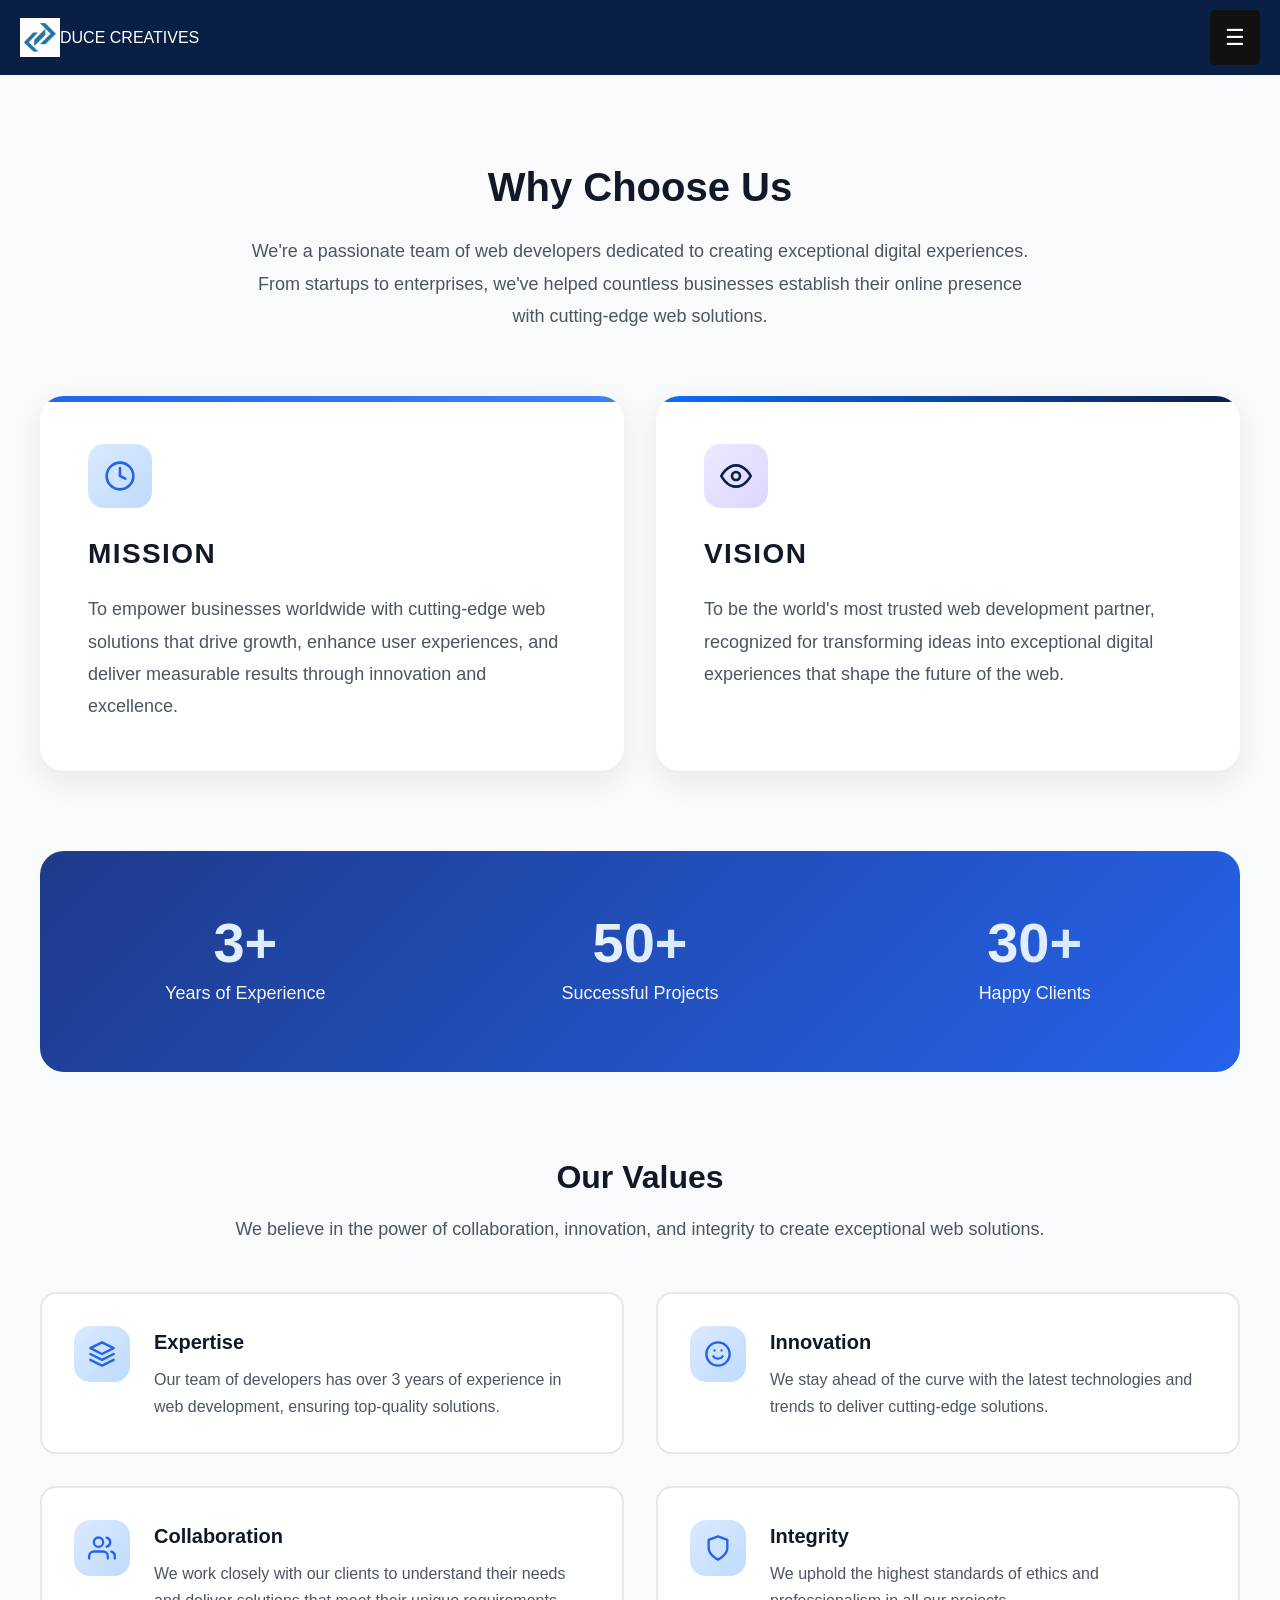
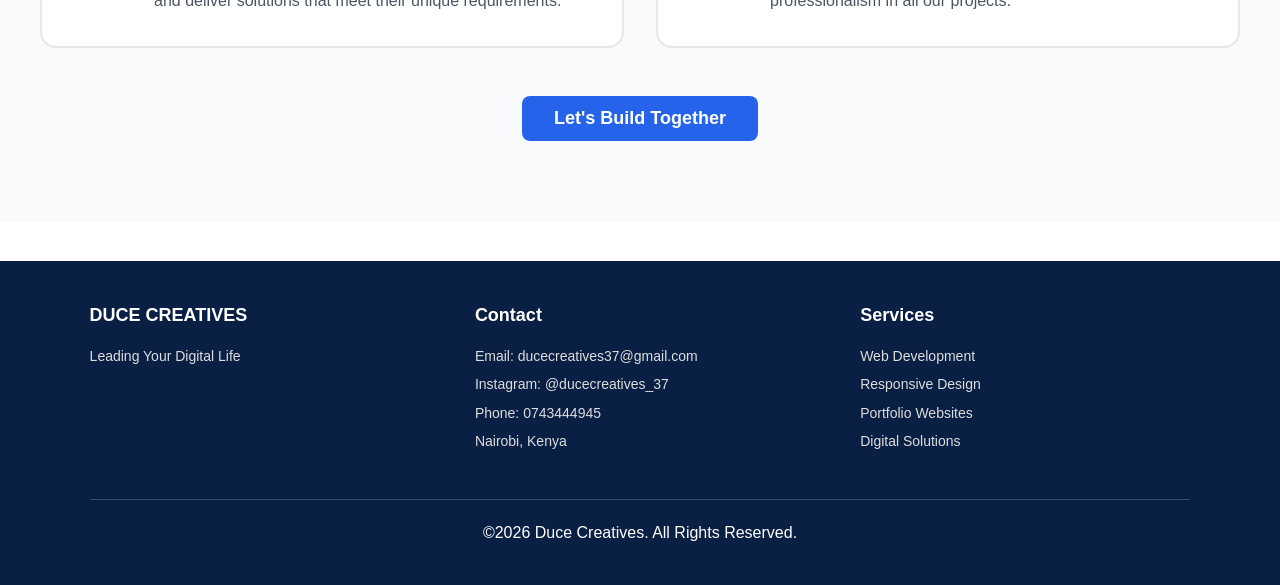
<file: About us.html>
<!DOCTYPE html>
<html lang="en">
    <head>
        <meta char set="UTF-8">
           <meta name="viewport" content="width=device-width, initial-scale=1.0">
        <title>About Us</title>
        <link rel="stylesheet" href="style.css">
    </head>
    <body>
        <header class="navbar">
  <div class="logo">
    <img src="Duce logo.png" alt="DUCE Logo">
    <span>DUCE CREATIVES</span>
  </div>

  <div class="dropdown">
    <div class="menu-toggle" onclick="toggleMenu()">☰ </div>

    <ul class="dropdown-content" id="dropdownMenu">
      <li><a href="index.html">Home</a></li>
      <li><a href="services.html">Services</a></li>
      <li><a href="About us.html">About Us</a></li>
      <li><a href="contacts.html">Contact</a></li>
    </ul>
  </div>
</header>
        <section id="about" class="about">
        <div class="container">
            <div class="about-intro">
                <h2 style="text-align: center;">Why Choose Us</h2>
                <p>
                    We're a passionate team of web developers dedicated to creating exceptional digital experiences. From startups to enterprises, we've helped countless businesses establish their online presence with cutting-edge web solutions.
                </p>
            </div>

            <div class="mission-vision-grid">
                <div class="mv-card">
                    <div class="mv-card-icon">
                        <svg viewBox="0 0 24 24" fill="none" stroke-width="2" stroke-linecap="round" stroke-linejoin="round">
                            <circle cx="12" cy="12" r="10"></circle>
                            <path d="M12 6v6l4 2"></path>
                        </svg>
                    </div>
                    <h3>Mission</h3>
                    <p>
                        To empower businesses worldwide with cutting-edge web solutions that drive growth, enhance user experiences, and deliver measurable results through innovation and excellence.
                    </p>
                </div>
                <div class="mv-card vision">
                    <div class="mv-card-icon">
                        <svg viewBox="0 0 24 24" fill="none" stroke-width="2" stroke-linecap="round" stroke-linejoin="round">
                            <path d="M1 12s4-8 11-8 11 8 11 8-4 8-11 8-11-8-11-8z"></path>
                            <circle cx="12" cy="12" r="3"></circle>
                        </svg>
                    </div>
                    <h3>Vision</h3>
                    <p>
                        To be the world's most trusted web development partner, recognized for transforming ideas into exceptional digital experiences that shape the future of the web.
                    </p>
                </div>
            </div>

            <div class="stats-section">
                <div class="stats-grid">
                    <div class="stat-item">
                        <div class="stat-number">3+</div>
                        <div class="stat-label">Years of Experience</div>
                    </div>
                    <div class="stat-item">
                        <div class="stat-number">50+</div>
                        <div class="stat-label">Successful Projects</div>
                    </div>
                    <div class="stat-item">
                        <div class="stat-number">30+</div>
                        <div class="stat-label">Happy Clients</div>
                    </div>
                </div>
            </div>

            <div class="values-section">
                <div class="values-header">
                    <h3>Our Values</h3>
                    <p>
                        We believe in the power of collaboration, innovation, and integrity to create exceptional web solutions.
                    </p>
                </div>
                <div class="values-grid">
                    <div class="value-card">
                        <div class="value-icon">
                            <svg viewBox="0 0 24 24" fill="none" stroke-width="2" stroke-linecap="round" stroke-linejoin="round">
                                <polygon points="12 2 2 7 12 12 22 7 12 2"></polygon>
                                <polyline points="2 17 12 22 22 17"></polyline>
                                <polyline points="2 12 12 17 22 12"></polyline>
                            </svg>
                        </div>
                        <div class="value-content">
                            <h4>Expertise</h4>
                            <p>
                                Our team of developers has over 3 years of experience in web development, ensuring top-quality solutions.
                            </p>
                        </div>
                    </div>
                    <div class="value-card">
                        <div class="value-icon">
                            <svg viewBox="0 0 24 24" fill="none" stroke-width="2" stroke-linecap="round" stroke-linejoin="round">
                                <circle cx="12" cy="12" r="10"></circle>
                                <path d="M8 14s1.5 2 4 2 4-2 4-2"></path>
                                <line x1="9" y1="9" x2="9.01" y2="9"></line>
                                <line x1="15" y1="9" x2="15.01" y2="9"></line>
                            </svg>
                        </div>
                        <div class="value-content">
                            <h4>Innovation</h4>
                            <p>
                                We stay ahead of the curve with the latest technologies and trends to deliver cutting-edge solutions.
                            </p>
                        </div>
                    </div>
                    <div class="value-card">
                        <div class="value-icon">
                            <svg viewBox="0 0 24 24" fill="none" stroke-width="2" stroke-linecap="round" stroke-linejoin="round">
                                <path d="M17 21v-2a4 4 0 0 0-4-4H5a4 4 0 0 0-4 4v2"></path>
                                <circle cx="9" cy="7" r="4"></circle>
                                <path d="M23 21v-2a4 4 0 0 0-3-3.87"></path>
                                <path d="M16 3.13a4 4 0 0 1 0 7.75"></path>
                            </svg>
                        </div>
                        <div class="value-content">
                            <h4>Collaboration</h4>
                            <p>
                                We work closely with our clients to understand their needs and deliver solutions that meet their unique requirements.
                            </p>
                        </div>
                    </div>
                    <div class="value-card">
                        <div class="value-icon">
                            <svg viewBox="0 0 24 24" fill="none" stroke-width="2" stroke-linecap="round" stroke-linejoin="round">
                                <path d="M12 22s8-4 8-10V5l-8-3-8 3v7c0 6 8 10 8 10z"></path>
                            </svg>
                        </div>
                        <div class="value-content">
                            <h4>Integrity</h4>
                            <p>
                                We uphold the highest standards of ethics and professionalism in all our projects.
                            </p>
                        </div>
                    </div>
                </div>
            </div>

            <div style="padding-top: 3rem; text-align: center;">
                <button class="btn btn-primary btn-lg" onclick="location.href='contacts.html'" >Let's Build Together</button>
            </div>
        </div>
    </section>
        <footer>
            <div class="footer-container">
                <div class="footer-col">
                    <h3>DUCE CREATIVES</h3>
                    <P>Leading Your Digital Life</P>
                </div>
                <div class="footer-col">
                    <h3>Contact</h3>
                    <p>Email: ducecreatives37@gmail.com</p>
                    <p>Instagram: @ducecreatives_37</p>
                    <p>Phone: 0743444945</p>
                    <p>Nairobi, Kenya</p>
                </div>
                <div class="footer-col">
                    <h3>Services</h3>
                    <p>Web Development</p>
                    <p>Responsive Design</p>
                    <p>Portfolio Websites</p>
                    <p>Digital Solutions</p>
                </div>
            </div>
            <div class="footer-bottom">
                <p>&copy;2026 Duce Creatives. All Rights Reserved.</p>
            </div>            
        </footer>
        <script>
            function toggleMenu(){
                document.getElementById("dropdownMenu").classList.toggle("show");
            }
        </script>
    </body>
</html>
</file>
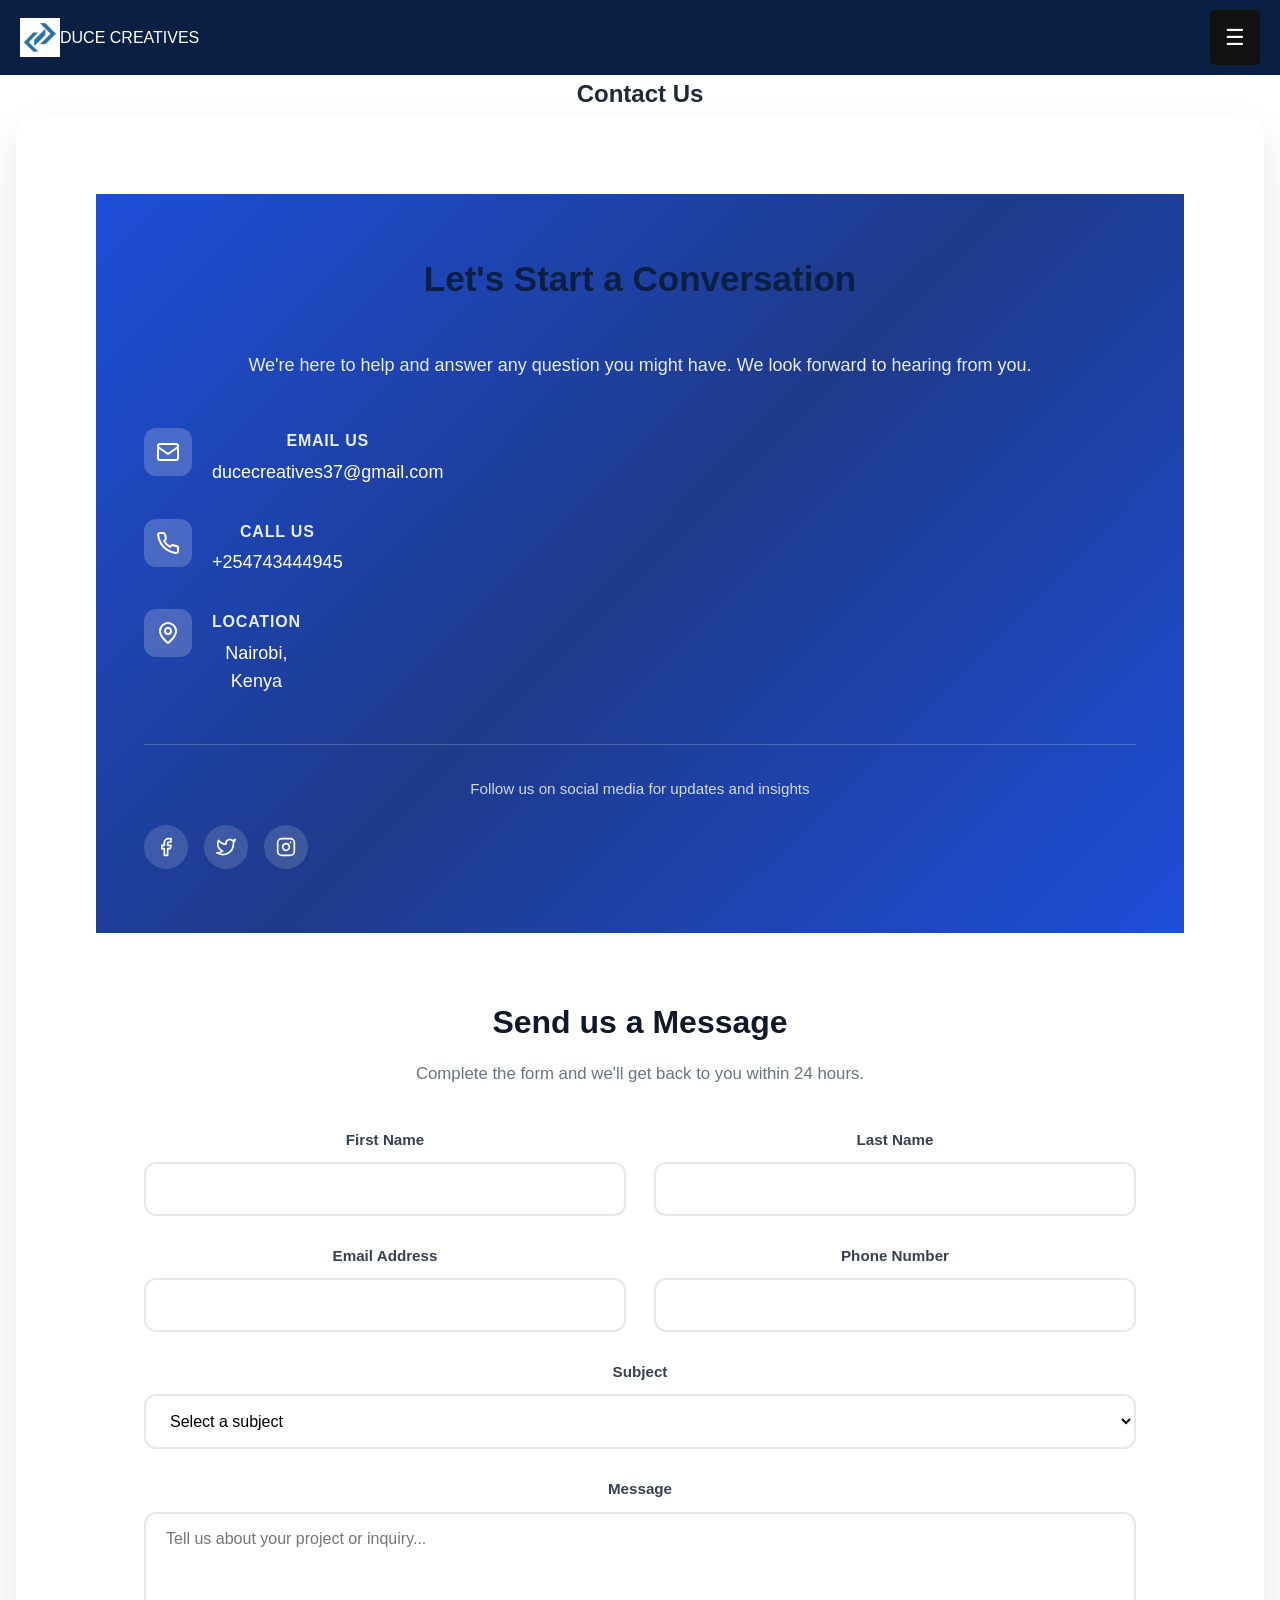
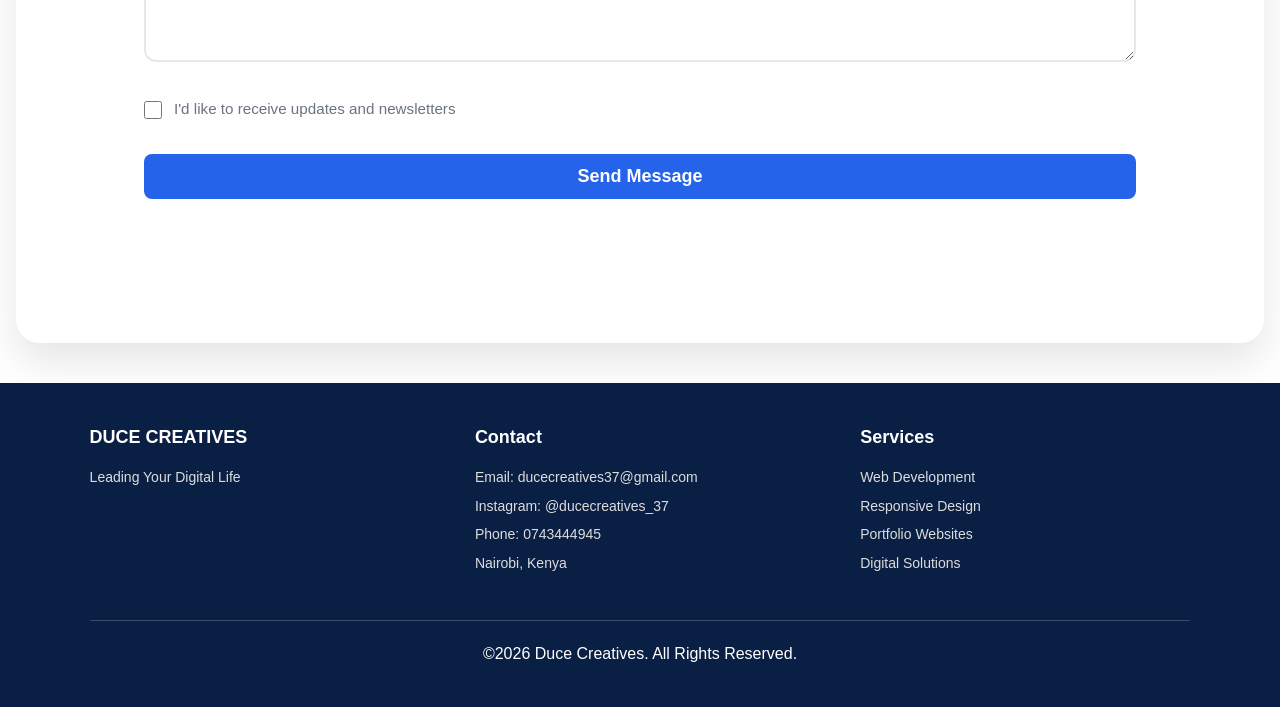
<file: contacts.html>
<!DOCTYPE html>
<html lang="en">
    <head>
        <meta char set="UTF-8">
           <meta name="viewport" content="width=device-width, initial-scale=1.0">
        <title>Contact Us</title>
        <link rel="stylesheet" href="style.css">
    </head>
    <body>
        <header class="navbar">
  <div class="logo">
    <img src="Duce logo.png" alt="DUCE Logo">
    <span>DUCE CREATIVES</span>
  </div>

  <div class="dropdown">
    <div class="menu-toggle" onclick="toggleMenu()">☰ </div>

    <ul class="dropdown-content" id="dropdownMenu">
      <li><a href="index.html">Home</a></li>
      <li><a href="services.html">Services</a></li>
      <li><a href="About us.html">About Us</a></li>
      <li><a href="contacts.html">Contact</a></li>
    </ul>
  </div>
</header>
        <section class="page-banner">
            <h1 style="text-align: center;">Contact Us</h1>
        </section>
        <div class="container">
        <section class="contact">
            <div class="contact-wrapper">
                
                <div class="contact-info-panel">
                    <div>
                        <div class="info-header">
                            <h2>Let's Start a Conversation</h2>
                            <p>We're here to help and answer any question you might have. We look forward to hearing from you.</p>
                        </div>
                        
                        <div class="contact-methods">
                            <div class="contact-method">
                                <div class="method-icon">
                                    <svg viewBox="0 0 24 24" fill="none" stroke-linecap="round" stroke-linejoin="round">
                                        <rect x="2" y="4" width="20" height="16" rx="2"></rect>
                                        <path d="m2 7 10 7 10-7"></path>
                                    </svg>
                                </div>
                                <div class="method-content">
                                    <h3>Email Us</h3>
                                    <p>ducecreatives37@gmail.com</p>
                                </div>
                            </div>
                            
                            <div class="contact-method">
                                <div class="method-icon">
                                    <svg viewBox="0 0 24 24" fill="none" stroke-linecap="round" stroke-linejoin="round">
                                        <path d="M22 16.92v3a2 2 0 0 1-2.18 2 19.79 19.79 0 0 1-8.63-3.07 19.5 19.5 0 0 1-6-6 19.79 19.79 0 0 1-3.07-8.67A2 2 0 0 1 4.11 2h3a2 2 0 0 1 2 1.72 12.84 12.84 0 0 0 .7 2.81 2 2 0 0 1-.45 2.11L8.09 9.91a16 16 0 0 0 6 6l1.27-1.27a2 2 0 0 1 2.11-.45 12.84 12.84 0 0 0 2.81.7A2 2 0 0 1 22 16.92z"></path>
                                    </svg>
                                </div>
                                <div class="method-content">
                                    <h3>Call Us</h3>
                                    <p>+254743444945</p>
                                </div>
                            </div>
                            
                            <div class="contact-method">
                                <div class="method-icon">
                                    <svg viewBox="0 0 24 24" fill="none" stroke-linecap="round" stroke-linejoin="round">
                                        <path d="M20 10c0 6-8 12-8 12s-8-6-8-12a8 8 0 0 1 16 0Z"></path>
                                        <circle cx="12" cy="10" r="3"></circle>
                                    </svg>
                                </div>
                                <div class="method-content">
                                    <h3>location</h3>
                                    <p>Nairobi,<br>Kenya</p>
                                </div>
                            </div>
                        </div>
                    </div>
                    
                    <div class="info-footer">
                        <p>Follow us on social media for updates and insights</p>
                        <div class="social-links">
                            <div class="social-link">
                                <svg viewBox="0 0 24 24" fill="none" stroke-linecap="round" stroke-linejoin="round">
                                    <path d="M18 2h-3a5 5 0 0 0-5 5v3H7v4h3v8h4v-8h3l1-4h-4V7a1 1 0 0 1 1-1h3z"></path>
                                </svg>
                            </div>
                            <div class="social-link">
                                <svg viewBox="0 0 24 24" fill="none" stroke-linecap="round" stroke-linejoin="round">
                                    <path d="M23 3a10.9 10.9 0 0 1-3.14 1.53 4.48 4.48 0 0 0-7.86 3v1A10.66 10.66 0 0 1 3 4s-4 9 5 13a11.64 11.64 0 0 1-7 2c9 5 20 0 20-11.5a4.5 4.5 0 0 0-.08-.83A7.72 7.72 0 0 0 23 3z"></path>
                                </svg>
                            </div>
                            <div class="social-link">
                                <svg viewBox="0 0 24 24" fill="none" stroke-linecap="round" stroke-linejoin="round">
                                    <rect x="2" y="2" width="20" height="20" rx="5" ry="5"></rect>
                                    <path d="M16 11.37A4 4 0 1 1 12.63 8 4 4 0 0 1 16 11.37z"></path>
                                    <line x1="17.5" y1="6.5" x2="17.51" y2="6.5"></line>
                                </svg>
                            </div>
                            
                        </div>
                    </div>
                </div>

                
                <div class="contact-form-panel">
                    <div class="form-header">
                        <h3>Send us a Message</h3>
                        <p>Complete the form and we'll get back to you within 24 hours.</p>
                    </div>
                    
                    <form>
                        <div class="form-row">
                            <div class="form-group">
                                <label for="firstName">First Name</label>
                                <input type="text" id="firstName" name="firstName" placeholder="" required>
                            </div>
                            <div class="form-group">
                                <label for="lastName">Last Name</label>
                                <input type="text" id="lastName" name="lastName" placeholder="" required>
                            </div>
                        </div>
                        
                        <div class="form-row">
                            <div class="form-group">
                                <label for="email">Email Address</label>
                                <input type="email" id="email" name="email" placeholder="" required>
                            </div>
                            <div class="form-group">
                                <label for="phone">Phone Number</label>
                                <input type="tel" id="phone" name="phone" placeholder="">
                            </div>
                        </div>
                        
                        <div class="form-group">
                            <label for="subject">Subject</label>
                            <select id="subject" name="subject" required>
                                <option value="">Select a subject</option>
                                <option value="general">General Inquiry</option>
                                <option value="project">New Project</option>
                                <option value="support">Support</option>
                                <option value="other">Other</option>
                            </select>
                        </div>
                        
                        <div class="form-group">
                            <label for="message">Message</label>
                            <textarea id="message" name="message" placeholder="Tell us about your project or inquiry..." required></textarea>
                        </div>
                        
                        <div class="checkbox-group">
                            <input type="checkbox" id="newsletter" name="newsletter">
                            <label for="newsletter">I'd like to receive updates and newsletters</label>
                        </div>
                        
                        <button type="submit" class="btn btn-primary btn-lg form-submit">Send Message</button>
                    </form>
                </div>
            </div>
        </section>
        </div>        

        <footer>
            <div class="footer-container">
                <div class="footer-col">
                    <h3>DUCE CREATIVES</h3>
                    <P>Leading Your Digital Life</P>
                </div>
                <div class="footer-col">
                    <h3>Contact</h3>
                    <p>Email: ducecreatives37@gmail.com</p>
                    <p>Instagram: @ducecreatives_37</p>
                    <p>Phone: 0743444945</p>
                    <p>Nairobi, Kenya</p>
                </div>
                <div class="footer-col">
                    <h3>Services</h3>
                    <p>Web Development</p>
                    <p>Responsive Design</p>
                    <p>Portfolio Websites</p>
                    <p>Digital Solutions</p>
                </div>
            </div>
            <div class="footer-bottom">
                <p>&copy;2026 Duce Creatives. All Rights Reserved.</p>
            </div>            
        </footer>
        <script>
            function toggleMenu(){
                document.getElementById("dropdownMenu").classList.toggle("show");
            }
        </script>
    </body>
</html>
</file>
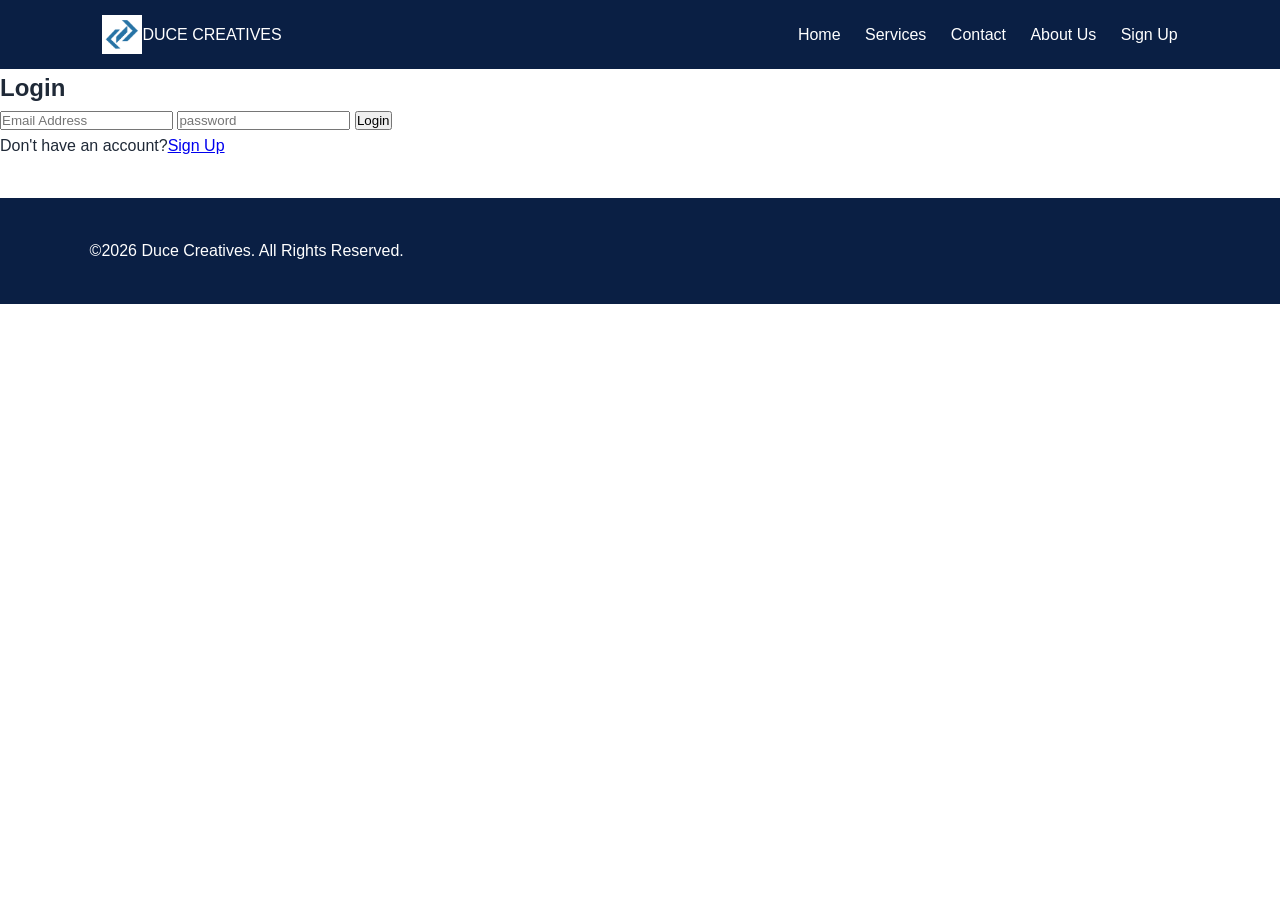
<file: log in.html>
<!DOCTYPE html>
<html lang="en">
    <head>
        <meta char set="UTF-8">
           <meta name="viewport" content="width=device-width, initial-scale=1.0">
        <title>Login - Duce</title>
        <link rel="stylesheet" href="style.css">
    </head>
    <body>
        <header>
            <div class="logo">
                <img src="Duce logo.png" alt="DUCE Logo">
                <span>DUCE CREATIVES</span>
            </div>
            <nav>
                <a href="index.html">Home</a>
                <a href="services.html">Services</a>
                <a href="contacts.html">Contact</a>
                <a href="About us.html">About Us</a>
                <a href="sign up.html">Sign Up</a>
            </nav>
        </header>
        <section class="auth-container">
            <h2>Login</h2>
            <form>
                <input type="email" placeholder="Email Address" required>
                <input type="password" placeholder="password" required>
                <button type="submit">Login</button>
            </form>
            <p>Don't have an account?<a href="sign up.html">Sign Up</a></p>
        </section>
        <footer>
            <p>&copy;2026 Duce Creatives. All Rights Reserved.</p>
        </footer>          
    </body>
</html>
</file>
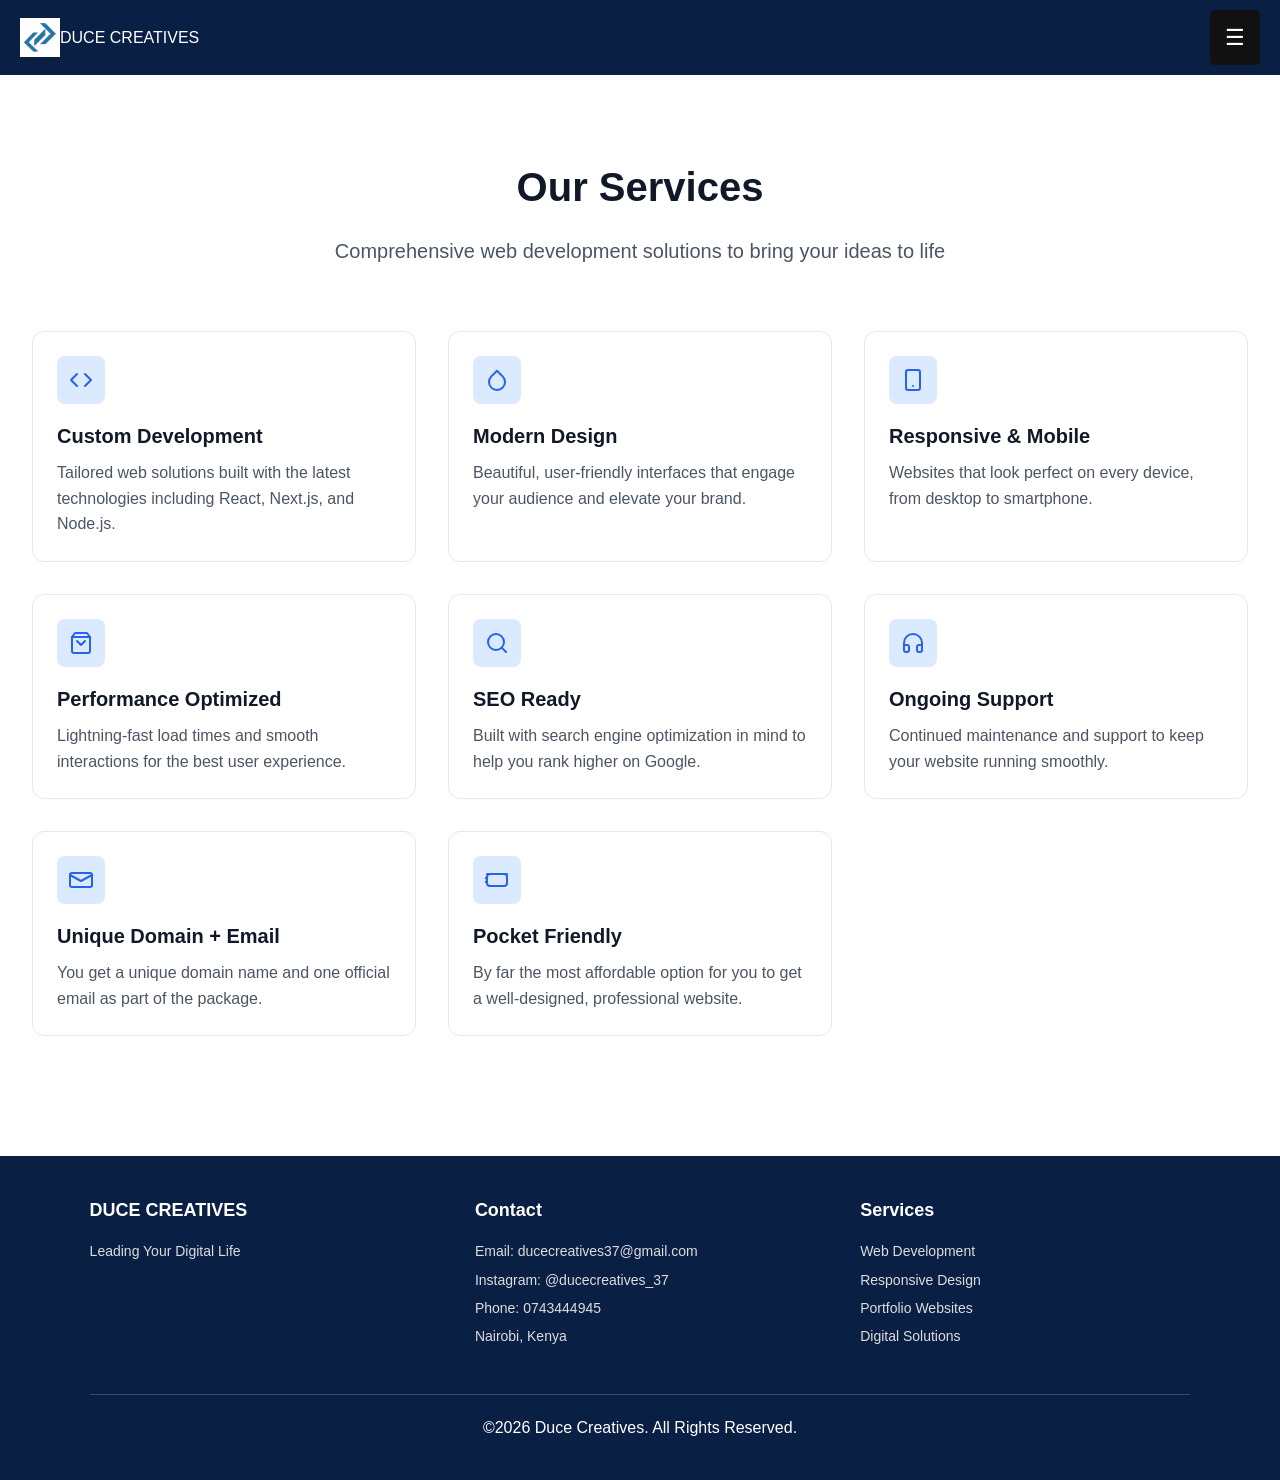
<file: services.html>
<!DOCTYPE html>
<html lang="en">
    <head>
        <meta char set="UTF-8">
           <meta name="viewport" content="width=device-width, initial-scale=1.0">
        <title>Services</title>
        <link rel="stylesheet" href="style.css">
    </head>
    <body>
        <header class="navbar">
  <div class="logo">
    <img src="Duce logo.png" alt="DUCE Logo">
    <span>DUCE CREATIVES</span>
  </div>

  <div class="dropdown">
    <div class="menu-toggle" onclick="toggleMenu()">☰ </div>

    <ul class="dropdown-content" id="dropdownMenu">
      <li><a href="index.html">Home</a></li>
      <li><a href="services.html">Services</a></li>
      <li><a href="About us.html">About Us</a></li>
      <li><a href="contacts.html">Contact</a></li>
    </ul>
  </div>
</header>
        <section id="services" class="features">
        <div class="container">
            <div class="section-header">
                <h2 class="section-title">Our Services</h2>
                <p class="section-subtitle">
                    Comprehensive web development solutions to bring your ideas to life
                </p>
            </div>
            <div class="features-grid">
                <div class="feature-card">
                    <div class="feature-icon">
                        <svg viewBox="0 0 24 24" fill="none" stroke-width="2" stroke-linecap="round" stroke-linejoin="round">
                            <polyline points="16 18 22 12 16 6"></polyline>
                            <polyline points="8 6 2 12 8 18"></polyline>
                        </svg>
                    </div>
                    <h3 class="feature-title">Custom Development</h3>
                    <p class="feature-description">
                        Tailored web solutions built with the latest technologies including React, Next.js, and Node.js.
                    </p>
                </div>

                <div class="feature-card">
                    <div class="feature-icon">
                        <svg viewBox="0 0 24 24" fill="none" stroke-width="2" stroke-linecap="round" stroke-linejoin="round">
                            <path d="M12 2.69l5.66 5.66a8 8 0 1 1-11.31 0z"></path>
                        </svg>
                    </div>
                    <h3 class="feature-title">Modern Design</h3>
                    <p class="feature-description">
                        Beautiful, user-friendly interfaces that engage your audience and elevate your brand.
                    </p>
                </div>

                <div class="feature-card">
                    <div class="feature-icon">
                        <svg viewBox="0 0 24 24" fill="none" stroke-width="2" stroke-linecap="round" stroke-linejoin="round">
                            <rect x="5" y="2" width="14" height="20" rx="2" ry="2"></rect>
                            <line x1="12" y1="18" x2="12.01" y2="18"></line>
                        </svg>
                    </div>
                    <h3 class="feature-title">Responsive & Mobile</h3>
                    <p class="feature-description">
                        Websites that look perfect on every device, from desktop to smartphone.
                    </p>
                </div>

                <div class="feature-card">
                    <div class="feature-icon">
                        <svg viewBox="0 0 24 24" fill="none" stroke-width="2" stroke-linecap="round" stroke-linejoin="round">
                            <path d="M6 2 3 6v14a2 2 0 0 0 2 2h14a2 2 0 0 0 2-2V6l-3-4z"></path>
                            <line x1="3" y1="6" x2="21" y2="6"></line>
                            <path d="m16 10-4 4-4-4"></path>
                        </svg>
                    </div>
                    <h3 class="feature-title">Performance Optimized</h3>
                    <p class="feature-description">
                        Lightning-fast load times and smooth interactions for the best user experience.
                    </p>
                </div>

                <div class="feature-card">
                    <div class="feature-icon">
                        <svg viewBox="0 0 24 24" fill="none" stroke-width="2" stroke-linecap="round" stroke-linejoin="round">
                            <circle cx="11" cy="11" r="8"></circle>
                            <line x1="21" y1="21" x2="16.65" y2="16.65"></line>
                        </svg>
                    </div>
                    <h3 class="feature-title">SEO Ready</h3>
                    <p class="feature-description">
                        Built with search engine optimization in mind to help you rank higher on Google.
                    </p>
                </div>

                <div class="feature-card">
                    <div class="feature-icon">
                        <svg viewBox="0 0 24 24" fill="none" stroke-width="2" stroke-linecap="round" stroke-linejoin="round">
                            <path d="M3 18v-6a9 9 0 0 1 18 0v6"></path>
                            <path d="M21 19a2 2 0 0 1-2 2h-1a2 2 0 0 1-2-2v-3a2 2 0 0 1 2-2h3zM3 19a2 2 0 0 0 2 2h1a2 2 0 0 0 2-2v-3a2 2 0 0 0-2-2H3z"></path>
                        </svg>
                    </div>
                    <h3 class="feature-title">Ongoing Support</h3>
                    <p class="feature-description">
                        Continued maintenance and support to keep your website running smoothly.
                    </p>
                </div>
                <div class="feature-card">
                    <div class="feature-icon">
                        <svg viewBox="0 0 24 24" fill="none" stroke-width="2" stroke-linecap="round" stroke-linejoin="round">
                            <path d="M3 5h18a2 2 0 0 1 2 2v10a2 2 0 0 1-2 2H3a2 2 0 0 1-2-2V7a2 2 0 0 1 2-2z"></path>
                            <path d="M1 7l11 6 11-6"></path>
                        </svg>
                    </div>
                    <h3 class="feature-title">Unique Domain + Email</h3>
                    <p class="feature-description">
                        You get a unique domain name and one official email as part of the package.
                    </p>
                </div>

                <div class="feature-card">
                    <div class="feature-icon">
                        <svg viewBox="0 0 24 24" fill="none" stroke-width="2" stroke-linecap="round" stroke-linejoin="round">
                            <rect x="2" y="6" width="20" height="12" rx="3"></rect>
                            <path d="M2 6h20"></path>
                            <circle cx1="18" cy="12" r="2"></circle>
                        </svg>
                    </div>
                    <h3 class="feature-title">Pocket Friendly</h3>
                    <p class="feature-description">
                        By far the most affordable option for you to get a well-designed, professional website.
                    </p>
                </div>
            </div>
            </div>
            </section>
            <footer>
                <div class="footer-container">
                <div class="footer-col">
                    <h3>DUCE CREATIVES</h3>
                    <P>Leading Your Digital Life</P>
                </div>
                <div class="footer-col">
                    <h3>Contact</h3>
                    <p>Email: ducecreatives37@gmail.com</p>
                    <p>Instagram: @ducecreatives_37</p>
                    <p>Phone: 0743444945</p>
                    <p>Nairobi, Kenya</p>
                </div>
                <div class="footer-col">
                    <h3>Services</h3>
                    <p>Web Development</p>
                    <p>Responsive Design</p>
                    <p>Portfolio Websites</p>
                    <p>Digital Solutions</p>
                </div>
            </div>
            <div class="footer-bottom">
                <p>&copy;2026 Duce Creatives. All Rights Reserved.</p>
            </div>            
        </footer>
        <script>
            function toggleMenu(){
                document.getElementById("dropdownMenu").classList.toggle("show");
            }
        </script>
    </body>
</html>
</file>
<file: style.css>
html{
                scroll-behavior: smooth;
            }
            body{
                margin: 0;
                padding: 0;
                line-height: 1.6;
                font-family: Arial, Helvetica, sans-serif;
                height: 100vh;
                justify-content: center;
                align-items: center;
                background: white;
            }
            header{
                position: sticky;
                top: 0;
                z-index: 1000;
                background-color: #0a1f44;
                color: white;
                padding: 15px 8%;
                display: flex;
                justify-content: space-between;
                align-items: center;
            }
            .logo{
                display: flex;
                align-items: center;
            }
            .logo img{
                width: 40px;
                height: auto;
            }
            .navbar {
  display: flex;
  justify-content: space-between; /* logo left, menu right */
  align-items: center;
  padding: 10px 20px;
}

/* push dropdown fully right */
.dropdown {
  position: relative;
  margin-left: auto; /* 🔥 forces it to far right */
  display: flex;
  justify-content: flex-end;
}

/* menu button */
.menu-toggle {
  font-size: 22px;
  cursor: pointer;
  background: #111;
  color: white;
  padding: 10px 15px;
  border-radius: 5px;
}

/* dropdown menu */
.dropdown-content {
  display: none;
  position: absolute;
  right: 0;   /* 🔥 locks it to right side */
  top: 50px;

  background: white;
  width: 180px;
  list-style: none;
  padding: 0;
  margin: 0;

  box-shadow: 0 5px 15px rgba(0,0,0,0.2);
  border-radius: 6px;
  z-index: 1000;
}

/* show menu */
.dropdown-content.show {
  display: block;
}

.dropdown-content li a {
  display: block;
  padding: 10px;
  text-decoration: none;
  color: black;
}

.dropdown-content li a:hover {
  background: #f2f2f2;
}
* {
  margin: 0;
  padding: 0;
  box-sizing: border-box;
  font-family: Arial, sans-serif;
}

.skills-section {
  padding: 100px 50px;
  background: #f5f5f5;
  text-align: center;
}

.skills-section h2 {
  font-size: 4rem;
  font-weight: 800;
  background: #2563EB;
  -webkit-background-clip: text;
  -webkit-text-fill-color: transparent;
  margin-bottom: 30px;
}

.skills-section p {
  max-width: 900px;
  margin: auto;
  color: #666;
  font-size: 1.3rem;
  line-height: 1.7;
}

.skills-container {
  display: flex;
  justify-content: center;
  gap: 80px;
  flex-wrap: wrap;
  margin-top: 80px;
}

.skill {
  width: 250px;
}

.progress-circle {
  width: 180px;
  height: 180px;
  margin: auto;
  position: relative;
}
.progress-circle svg {
  transform: rotate(-90deg);
}

.progress-circle .bg {
  fill: none;
  stroke: #d9d9d9;
  stroke-width: 14;
}

.progress-circle .progress {
  fill: none;
  stroke: #0d8dff;
  stroke-width: 14;
  stroke-linecap: round;

  stroke-dasharray: 440;
  stroke-dashoffset: 440;

  transition: stroke-dashoffset 1.5s ease;
}

.progress-circle svg {
  width: 180px;
  height: 180px;
  transform: rotate(-90deg);
}

.progress-circle circle {
  fill: none;
  stroke-width: 14;
}

.progress-circle .bg {
  stroke: #d9d9d9;
}

.progress-circle .progress {
  stroke: url(#gradient);
  stroke: #19c4e8;
  stroke-linecap: round;
  stroke-dasharray: 440;
  stroke-dashoffset: 440;
}

.number {
  position: absolute;
  top: 50%;
  left: 50%;
  transform: translate(-50%, -50%);
  font-size: 2.3rem;
  font-weight: bold;
  color: #666;
}

.skill h3 {
  margin-top: 25px;
  font-size: 1.2rem;
  font-weight: 700;
  color: #222;
}
.services-section {
  padding: 100px 7%;
  color: #fff;

  /* Deep navy gradient */
  background:
    radial-gradient(circle at top left,
      rgba(0, 174, 255, 0.15),
      transparent 35%),
    radial-gradient(circle at bottom right,
      rgba(0, 89, 255, 0.15),
      transparent 40%),
    linear-gradient(
      135deg,
      #020814 0%,
      #031633 45%,
      #041e4d 100%
    );

  min-height: 100vh;
}

.services-header {
  display: flex;
  justify-content: space-between;
  align-items: center;
  margin-bottom: 70px;
}

.services-header h2 {
  font-size: 3rem;
  font-weight: 700;
  background: linear-gradient(
      90deg,
      #22e7e7,
      #0d8dff
  );
  -webkit-background-clip: text;
  -webkit-text-fill-color: transparent;
}

.services-header p {
  color: #9d9d9d;
  font-size: 1.3rem;
  margin-top: 20px;
}

.view-btn {
  text-decoration: none;
  color: white;
  border: 2px solid #149eff;
  padding: 16px 40px;
  transition: .4s;
}

.view-btn:hover {
  background: #149eff;
}

.services-grid {
  display: grid;
  grid-template-columns: repeat(4, 1fr);
  gap: 35px;
}

.service-card {
  background: #0a0d19;
  padding: 40px 25px;
  text-align: center;
  position: relative;
  overflow: hidden;
  transition: .4s;
}

.service-card::before {
  content: "";
  position: absolute;
  top: 0;
  left: 0;
  width: 110px;
  height: 6px;
  background: linear-gradient(
      90deg,
      #22e7e7,
      #0d8dff
  );
}

.service-card:hover {
  transform: translateY(-12px);
  box-shadow:
      0 20px 40px rgba(0,140,255,.15);
}

.icon {
  font-size: 3rem;
  margin-bottom: 20px;
  background: linear-gradient(
      90deg,
      #22e7e7,
      #0d8dff
  );
  -webkit-background-clip: text;
  -webkit-text-fill-color: transparent;
}

.service-card h3 {
  font-size: 2rem;
  margin-bottom: 20px;
}

.service-card p {
  color: #a7a7a7;
  line-height: 1.6;
  font-size: 1rem;
}

.arrow-btn {
  width: 45px;
  height: 45px;
  border: 2px solid #149eff;
  border-radius: 50%;
  display: inline-flex;
  justify-content: center;
  align-items: center;
  color: #149eff;
  text-decoration: none;
  margin-top: 35px;
  transition: .4s;
}

.service-card:hover .arrow-btn {
  background: #149eff;
  color: white;
}

@media (max-width: 1200px) {
  .services-grid {
    grid-template-columns: repeat(2, 1fr);
  }

  .services-header {
    flex-direction: column;
    text-align: center;
    gap: 30px;
  }
}

@media (max-width: 768px) {
  .services-grid {
    grid-template-columns: 1fr;
  }

  .services-header h2 {
    font-size: 3rem;
  }
}
            .container{
                padding: 0 50px;
            }
            nav a{
                color: white;
                text-decoration: none;
                margin-left: 20px;
                font-weight: 500;
            }
            nav a :hover{
                color: #163a72;
            }
            nav a.active{
                color: #163a72;
                border-bottom: 2px solid #163a72;
            }
            .hero{
                position: relative;
                height: 85vh;
                display: flex;
                align-items: center;
                padding: 08%;
                background: url(background\ image.jpg)center/cover no-repeat;
            }
            .hero::before{
                content: "";
                position: absolute;
                inset: 0;
                background: rgba(255, 255, 255, 0.2).381).381).381).381).381).381);
            }
            .hero-overlay{
                background:rgba(255,255,255,0.75);
                backdrop-filter:blur(6px);
                padding:40px 20px;
                border-radius:20px;        
                max-width:500px;
                width:90%
                text-align:center;
                box-shadow:0 8px 25px rgba(0,0,0,0.15);        
            }            
            .hero-content{
                position: relative;
                color: white;
                z-index: 1;
            }
            .hero-content h1{
                font-size: 48px;
                color: #0a1f44;
                margin-bottom: 20px;
            }
            .hero-content p{
                font-size: 18px;
                color: #555555;
                margin-bottom: 30px;
            }
            .btn {
                padding: 12px 30px;
                background: #2563eb;
                color: white;
                border: none;
                border-radius: 30px;
                font-style: bold;
                cursor: pointer;
                transition: 0.4s ease;
            }
            .btn:hover{
                background-color: #0d6efd;
            }
            .features {
    padding: 5rem 1rem;
    background: white;
}

.section-header {
    text-align: center;
    margin-bottom: 4rem;
}

.section-title {
    font-size: 2.5rem;
    font-weight: bold;
    margin-bottom: 1rem;
    color: #111827;
}

.section-subtitle {
    font-size: 1.25rem;
    color: #4b5563;
    max-width: 42rem;
    margin: 0 auto;
}

.features-grid {
    display: grid;
    grid-template-columns: 1fr;
    gap: 2rem;
}

.feature-card {
    padding: 1.5rem;
    border: 1px solid #e5e7eb;
    border-radius: 0.75rem;
    transition: all 0.3s;
}

.feature-card:hover {
    border-color: #2563eb;
    box-shadow: 0 10px 25px -5px rgba(0, 0, 0, 0.1);
}

.feature-icon {
    width: 48px;
    height: 48px;
    background: #dbeafe;
    border-radius: 0.5rem;
    display: flex;
    align-items: center;
    justify-content: center;
    margin-bottom: 1rem;
    transition: background 0.3s;
}

.feature-card:hover .feature-icon {
    background: #2563eb;
}

.feature-card:hover .feature-icon svg {
    stroke: white;
}

.feature-icon svg {
    width: 24px;
    height: 24px;
    stroke: #2563eb;
    transition: stroke 0.3s;
}

.feature-title {
    font-size: 1.25rem;
    font-weight: 600;
    margin-bottom: 0.5rem;
    color: #111827;
}

.feature-description {
    color: #4b5563;
}
@media (min-width: 768px) {
    .features-grid {
        grid-template-columns: repeat(2, 1fr);
    }
}
@media (min-width: 1024px) {
    .features-grid {
        grid-template-columns: repeat(3, 1fr);
    }
}
.container {
            max-width: 1400px;
    width: 100%;
    padding: 0 16px; /* optional spacing */
    margin: 0 auto;
        }

        /* Contact Section - OPTION 2: Split Screen Design */
        .contact {
            background: white;
            border-radius: 1.5rem;
            overflow: hidden;
            box-shadow: 0 20px 40px rgba(0, 0, 0, 0.1);
        }

        .contact-wrapper {
            display: grid;
            grid-template-columns: 1fr;
            min-height: 700px;
        }

        /* Left Side - Info Panel */
        .contact-info-panel {
            background: linear-gradient(135deg, #1d4ed8 0%, #1e3a8a 50%, #1d4ed8 100%);
            padding: 4rem 3rem;
            color: white;
            display: flex;
            flex-direction: column;
            justify-content: space-between;
        }

        .info-header {
            margin-bottom: 3rem;
        }

        .info-header h2 {
            font-size: 2.75rem;
            font-weight: bold;
            margin-bottom: 1rem;
            line-height: 1.2;
        }

        .info-header p {
            font-size: 1.125rem;
            opacity: 0.9;
            line-height: 1.7;
        }

        .contact-methods {
            display: flex;
            flex-direction: column;
            gap: 2rem;
        }

        .contact-method {
            display: flex;
            align-items: start;
            gap: 1.25rem;
        }

        .method-icon {
            width: 48px;
            height: 48px;
            background: rgba(255, 255, 255, 0.2);
            backdrop-filter: blur(10px);
            border-radius: 0.75rem;
            display: flex;
            align-items: center;
            justify-content: center;
            flex-shrink: 0;
        }

        .method-icon svg {
            width: 24px;
            height: 24px;
            stroke: white;
            stroke-width: 2;
        }

        .method-content h3 {
            font-size: 1rem;
            font-weight: 600;
            margin-bottom: 0.25rem;
            opacity: 0.9;
            text-transform: uppercase;
            letter-spacing: 0.05em;
        }

        .method-content p {
            font-size: 1.125rem;
            font-weight: 500;
        }

        .info-footer {
            margin-top: 3rem;
            padding-top: 2rem;
            border-top: 1px solid rgba(255, 255, 255, 0.2);
        }

        .info-footer p {
            opacity: 0.8;
            font-size: 0.95rem;
        }

        .social-links {
            display: flex;
            gap: 1rem;
            margin-top: 1.5rem;
        }

        .social-link {
            width: 44px;
            height: 44px;
            background: rgba(255, 255, 255, 0.15);
            backdrop-filter: blur(10px);
            border-radius: 50%;
            display: flex;
            align-items: center;
            justify-content: center;
            transition: all 0.3s;
            cursor: pointer;
        }

        .social-link:hover {
            background: rgba(255, 255, 255, 0.3);
            transform: translateY(-2px);
        }

        .social-link svg {
            width: 20px;
            height: 20px;
            stroke: white;
            stroke-width: 2;
        }

        
        .contact-form-panel {
            padding: 4rem 3rem;
            background: white;
        }

        .form-header {
            margin-bottom: 2.5rem;
        }

        .form-header h3 {
            font-size: 2rem;
            font-weight: bold;
            color: #111827;
            margin-bottom: 0.75rem;
        }

        .form-header p {
            color: #6b7280;
            font-size: 1.05rem;
        }

        .form-group {
            margin-bottom: 1.75rem;
        }

        .form-group label {
            display: block;
            margin-bottom: 0.625rem;
            font-weight: 600;
            color: #374151;
            font-size: 0.95rem;
        }

        .form-group input,
        .form-group textarea,
        .form-group select {
            width: 100%;
            padding: 1rem 1.25rem;
            border: 2px solid #e5e7eb;
            border-radius: 0.75rem;
            font-family: inherit;
            font-size: 1rem;
            transition: all 0.3s;
            background: white;
        }

        .form-group input:focus,
        .form-group textarea:focus,
        .form-group select:focus {
            outline: none;
            border-color: #2563eb;
            box-shadow: 0 0 0 4px rgba(37, 99, 235, 0.08);
        }

        .form-group textarea {
            resize: vertical;
            min-height: 150px;
        }

        .form-row {
            display: grid;
            grid-template-columns: 1fr;
            gap: 1.75rem;
        }

        .btn {
            padding: 0.5rem 1.5rem;
            border: none;
            border-radius: 0.5rem;
            cursor: pointer;
            font-size: 1rem;
            transition: all 0.3s;
            font-weight: 600;
        }

        .btn-primary {
            background: #2563eb;
            color: white;
        }

        .btn-primary:hover {
            background: #1d4ed8;
            transform: translateY(-1px);
            box-shadow: 0 10px 20px rgba(37, 99, 235, 0.2);
        }

        .btn-lg {
            padding: 1rem 2rem;
            font-size: 1.125rem;
        }

        .form-submit {
            width: 100%;
            margin-top: 0.5rem;
        }

        .checkbox-group {
            display: flex;
            align-items: center;
            gap: 0.75rem;
            margin-bottom: 1.5rem;
        }

        .checkbox-group input[type="checkbox"] {
            width: 18px;
            height: 18px;
            cursor: pointer;
        }

        .checkbox-group label {
            margin: 0;
            font-weight: 400;
            color: #6b7280;
            font-size: 0.95rem;
            cursor: pointer;
        }

        
        @media (min-width: 768px) {
            .form-row {
                grid-template-columns: repeat(2, 1fr);
            }
        }
        .contact-wrapper{
                    display: grid;
                    grid-template-columns:1fr;
        }       
        @media (min-width: 1024px) {
            .contact-wrapper {
                grid-template-columns: 5fr 7fr);
            }
                           }
            .contact{
                padding: 80px;
                background: white;
                text-align: center;
            }
            .contact h2{
                font-size: 35px;
                margin-bottom: 50px;
                color: #0a1f44;
            }
.about {
            padding: 5rem 1rem;
            background: #f9fafb;
        }

        .about-intro {
            text-align: center;
            max-width: 800px;
            margin: 0 auto 4rem;
        }

        .about-intro h2 {
            font-size: 2.5rem;
            font-weight: bold;
            color: #111827;
            margin-bottom: 1rem;
        }

        .about-intro p {
            font-size: 1.125rem;
            color: #4b5563;
            line-height: 1.8;
        }

        /* Mission & Vision Cards */
        .mission-vision-grid {
            display: grid;
            grid-template-columns: 1fr;
            gap: 2rem;
            max-width: 1200px;
            margin: 0 auto 5rem;
        }

        .mv-card {
            background: white;
            padding: 3rem;
            border-radius: 1.5rem;
            box-shadow: 0 10px 30px rgba(0, 0, 0, 0.08);
            position: relative;
            overflow: hidden;
        }

        .mv-card::before {
            content: '';
            position: absolute;
            top: 0;
            left: 0;
            right: 0;
            height: 6px;
            background: linear-gradient(90deg, #2563eb, #3b82f6);
        }

        .mv-card.vision::before {
            background: linear-gradient(90deg, #0d6efd, #0a1f44);
        }

        .mv-card-icon {
            width: 64px;
            height: 64px;
            background: linear-gradient(135deg, #dbeafe, #bfdbfe);
            border-radius: 1rem;
            display: flex;
            align-items: center;
            justify-content: center;
            margin-bottom: 1.5rem;
        }

        .mv-card.vision .mv-card-icon {
            background: linear-gradient(135deg, #ede9fe, #ddd6fe);
        }

        .mv-card-icon svg {
            width: 32px;
            height: 32px;
            stroke: #2563eb;
            stroke-width: 2;
        }

        .mv-card.vision .mv-card-icon svg {
            stroke: #0a1f44;
        }

        .mv-card h3 {
            font-size: 1.75rem;
            font-weight: bold;
            color: #111827;
            margin-bottom: 1rem;
            text-transform: uppercase;
            letter-spacing: 0.05em;
        }

        .mv-card p {
            font-size: 1.125rem;
            color: #4b5563;
            line-height: 1.8;
        }

        /* Stats Section */
        .stats-section {
            background: linear-gradient(135deg, #1e3a8a 0%, #2563eb 100%);
            padding: 4rem 2rem;
            border-radius: 1.5rem;
            margin: 0 auto 5rem;
            max-width: 1200px;
        }

        .stats-grid {
            display: grid;
            grid-template-columns: 1fr;
            gap: 3rem;
        }

        .stat-item {
            text-align: center;
            color: white;
        }

        .stat-number {
            font-size: 3.5rem;
            font-weight: bold;
            line-height: 1;
            margin-bottom: 0.5rem;
            background: linear-gradient(to right, #ffffff, #bfdbfe);
            -webkit-background-clip: text;
            -webkit-text-fill-color: transparent;
            background-clip: text;
        }

        .stat-label {
            font-size: 1.125rem;
            opacity: 0.95;
            font-weight: 500;
        }

        /* Values/Why Choose Us */
        .values-section {
            max-width: 1200px;
            margin: 0 auto;
        }

        .values-header {
            text-align: center;
            margin-bottom: 3rem;
        }

        .values-header h3 {
            font-size: 2rem;
            font-weight: bold;
            color: #111827;
            margin-bottom: 0.75rem;
        }

        .values-header p {
            font-size: 1.125rem;
            color: #4b5563;
        }

        .values-grid {
            display: grid;
            grid-template-columns: 1fr;
            gap: 2rem;
        }

        .value-card {
            background: white;
            padding: 2rem;
            border-radius: 1rem;
            border: 2px solid #e5e7eb;
            transition: all 0.3s;
            display: flex;
            gap: 1.5rem;
        }

        .value-card:hover {
            border-color: #2563eb;
            box-shadow: 0 10px 25px rgba(37, 99, 235, 0.15);
            transform: translateY(-4px);
        }

        .value-icon {
            width: 56px;
            height: 56px;
            background: linear-gradient(135deg, #dbeafe, #bfdbfe);
            border-radius: 1rem;
            display: flex;
            align-items: center;
            justify-content: center;
            flex-shrink: 0;
        }

        .value-icon svg {
            width: 28px;
            height: 28px;
            stroke: #2563eb;
            stroke-width: 2;
        }

        .value-content h4 {
            font-size: 1.25rem;
            font-weight: 600;
            color: #111827;
            margin-bottom: 0.5rem;
        }

        .value-content p {
            font-size: 1rem;
            color: #4b5563;
            line-height: 1.7;
        }

        /* Button Styles (if using the CTA button) */
        .btn {
            padding: 0.5rem 1.5rem;
            border: none;
            border-radius: 0.5rem;
            cursor: pointer;
            font-size: 1rem;
            transition: all 0.3s;
        }

        .btn-primary {
            background: #2563eb;
            color: white;
        }

        .btn-primary:hover {
            background: #1d4ed8;
        }

        .btn-lg {
            padding: 0.75rem 2rem;
            font-size: 1.125rem;
        }

        /* Responsive */
        @media (min-width: 768px) {
            .mission-vision-grid {
                grid-template-columns: repeat(2, 1fr);
            }

            .stats-grid {
                grid-template-columns: repeat(3, 1fr);
            }

            .values-grid {
                grid-template-columns: repeat(2, 1fr);
            }
        }

        /* ==================== END OF ABOUT SECTION CSS ==================== */

        /* Base styles for demo */
        * {
            margin: 0;
            padding: 0;
            box-sizing: border-box;
        }

        body {
            font-family: -apple-system, BlinkMacSystemFont, 'Segoe UI', Roboto, 'Helvetica Neue', Arial, sans-serif;
            line-height: 1.6;
            color: #1f2937;
        }

        .container {
            max-width: 1280px;
            margin: 0 auto;
            padding: 0 1rem;
        }


.about {
    padding: 5rem 1rem;
    background: #f9fafb;
}
.about-grid {
    display: grid;
    grid-template-columns: 1fr;
    gap: 3rem;
    align-items: center;
}

.about-image img {
    width: 100%;
    border-radius: 1rem;
    box-shadow: 0 10px 25px -5px rgba(0, 0, 0, 0.1);
}

.about-content {
    display: flex;
    flex-direction: column;
    gap: 1.5rem;
}

.about-title {
    font-size: 2.5rem;
    font-weight: bold;
    color: #111827;
}

.about-text {
    font-size: 1.125rem;
    color: #4b5563;
}

.benefits-list {
    display: flex;
    flex-direction: column;
    gap: 1rem;
}

.benefit-item {
    display: flex;
    align-items: start;
    gap: 0.75rem;
}

.benefit-item svg {
    width: 24px;
    height: 24px;
    stroke: #16a34a;
    flex-shrink: 0;
    margin-top: 2px;
}

.benefit-text {
    color: #374151;
}
@media (min-width: 768px) {
    .about-grid {
        grid-template-columns: repeat(2, 1fr);
    }
}
            footer{
                background: #0a1f44;
                color: white;
                padding: 40px 7%;
                margin-top: 40px;
            }
            .footer-container{
                display: flex;
                justify-content: space-between;
                gap: 40px;
            }
            .footer-col{
                width: 30%;
            }
            .footer-col h3{
                margin-bottom: 15px;
                font-size: 18px;
            }
            .footer-col p{
                margin: 6px 0;
                font-size: 14px;
                color: #ddd;
            }
            .footer-bottom{
                text-align: center;
                margin-top: 40px;
                padding-top: 20px;
                border-top: 1px solid rgba(255, 255, 255, 0.2);
            }
            @media (max-width:768px){
                .hero{
                    height: auto;
                    padding: 100px 8%;
                    text-align: center;
                }
                .service-container{
                    flex-direction: column;
                }
                header{
                    flex-direction: column;
                    gap: 10px;
                }
            }
           @media(max-width:768px){
  .menu-toggle{
    display: block;
  }
  .navbar{
    flex-wrap: wrap;
  }
  #nav-links{
    display: none;
    width: 100px;
    flex-direction: column;
    background: white;
    margin-top: 10px;
    padding: 10px 0;
  }
  #nav-links li{
    text-align: center;
    padding: 10px 0;
  }
  #nav-links.active{
    display: flex;
  }
</file>
